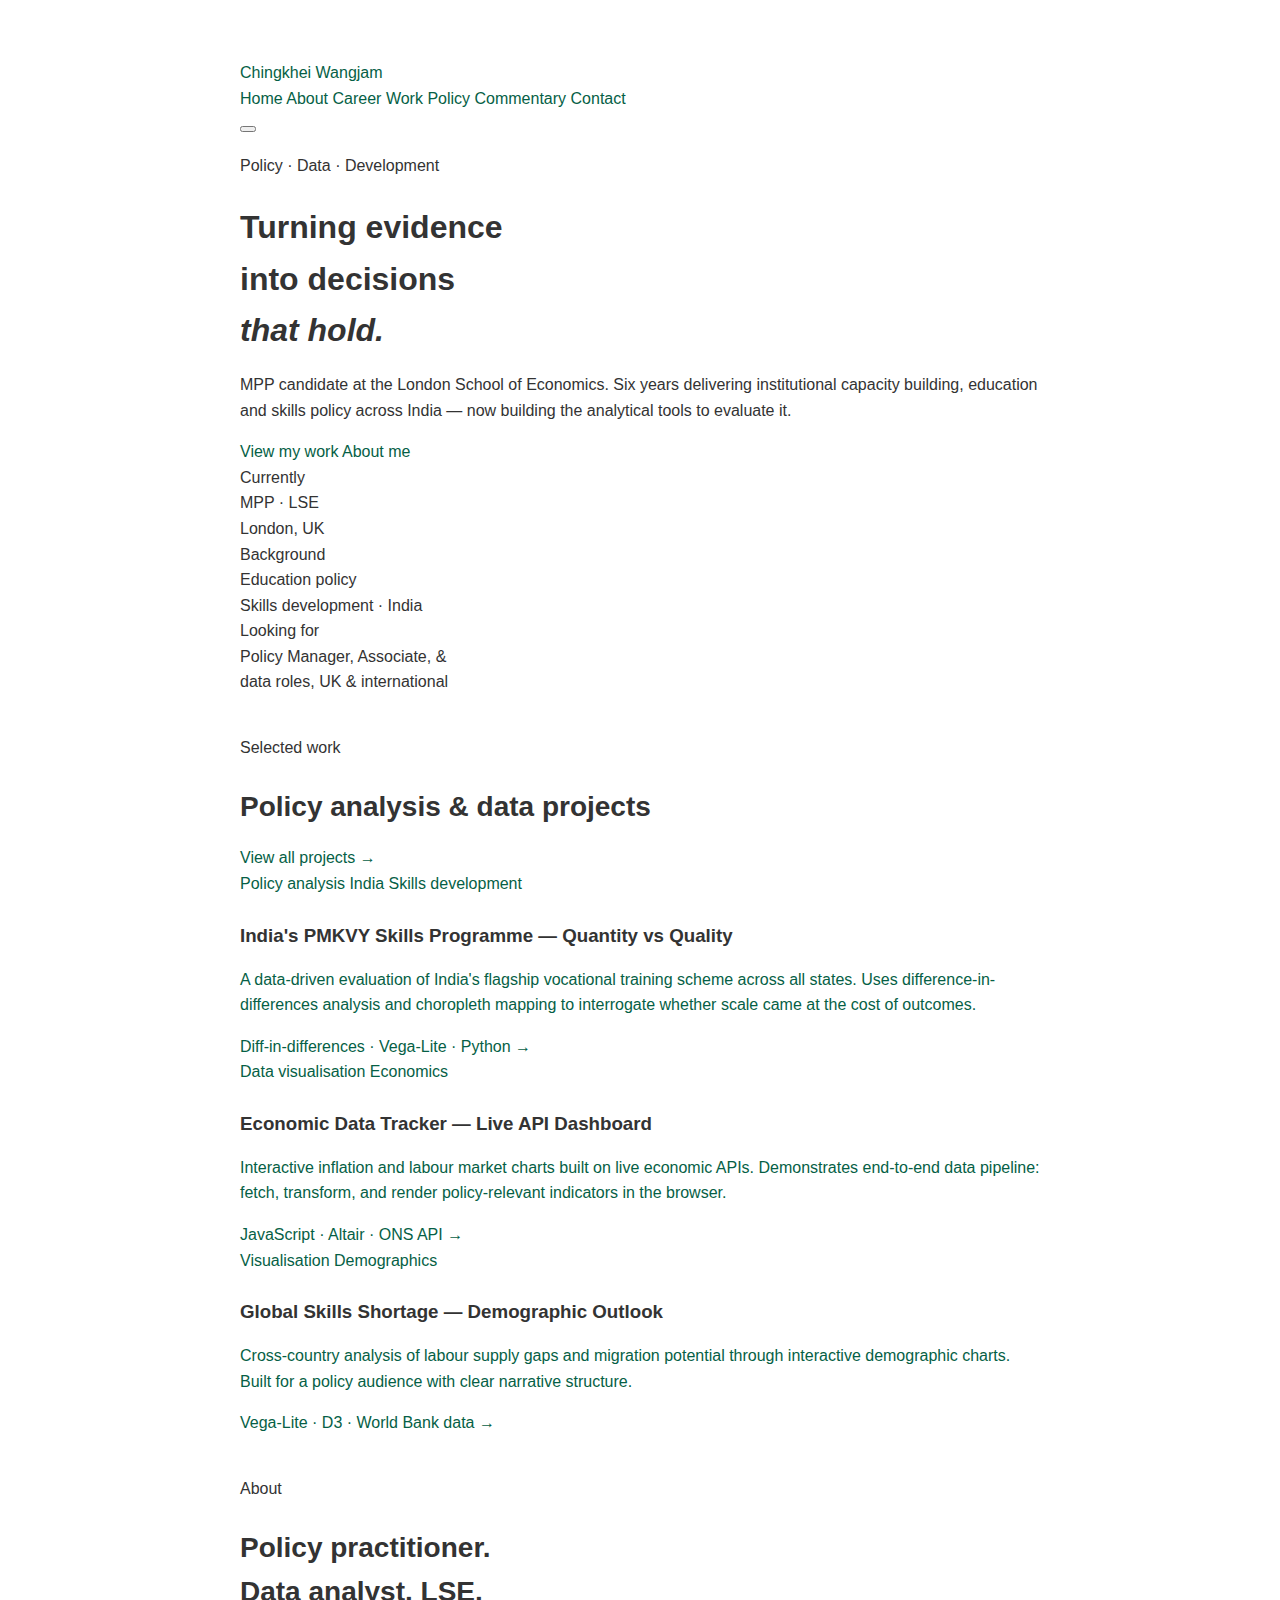
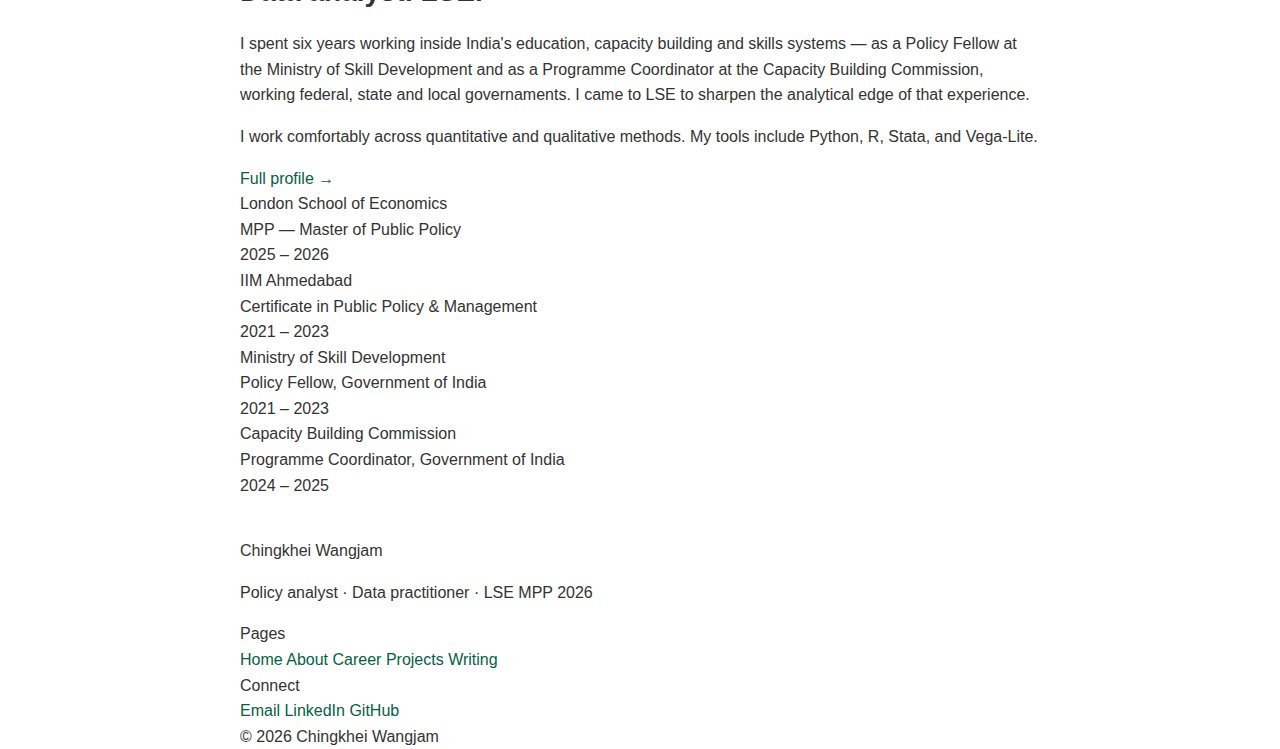
<file: index.html>
<!DOCTYPE html>
<html lang="en">
<head>
  <meta charset="utf-8">
  <meta name="viewport" content="width=device-width, initial-scale=1">
  <meta name="description" content="Chingkhei Wangjam — Policy and data practitioner, and MPP candidate at LSE. Writing and work at the intersection of evidence, policy, and development.">
  <meta name="author" content="Chingkhei Wangjam">
  <meta property="og:title" content="Chingkhei Wangjam">
  <meta property="og:description" content="Policy and data practitioner. MPP, LSE.">
  <meta property="og:type" content="website">
  <link rel="preconnect" href="https://fonts.googleapis.com">
  <link rel="preconnect" href="https://fonts.gstatic.com" crossorigin>
  <link href="https://fonts.googleapis.com/css2?family=Cormorant+Garamond:ital,wght@0,400;0,500;0,600;1,400;1,500&family=Inter:wght@300;400;500&display=swap" rel="stylesheet">
  <link rel="stylesheet" href="index.css">
  <title>Chingkhei Wangjam</title>
</head>
<body>

  <!-- ── Navigation bar ─────────────────────────────────────── -->
   
  <header class="topbar" id="top">
    <div class="topbar-inner">
      <div class="brand">
        <a href="index.html"><span class="brand-first">Chingkhei</span> Wangjam</a>
      </div>
      <nav class="nav" id="main-nav">
        <a href="index.html">Home</a>
        <a href="about.html">About</a>
        <a href="career.html">Career</a>
        <a href="#work">Work</a>
        <a href="writing.html">Policy Commentary</a>
        <a href="#contact">Contact</a>
      </nav>
      <button class="nav-toggle" id="nav-toggle" aria-label="Toggle menu" aria-expanded="false">
        <span></span><span></span><span></span>
      </button>
    </div>
  </header>

  <!-- ── Hero ─────────────────────────────────────── -->
  <main>
    <section class="hero" id="hero">
      <div class="container hero-inner">
        <div class="hero-text">
          <p class="hero-eyebrow">Policy · Data · Development</p>
          <h1 class="hero-headline">
            Turning evidence<br>
            into decisions<br>
            <em>that hold.</em>
          </h1>
          <p class="hero-sub">
            MPP candidate at the London School of Economics.
            Six years delivering institutional capacity building, education and skills policy across India —
            now building the analytical tools to evaluate it.
          </p>
          <div class="hero-actions">
            <a href="#work" class="btn btn-primary">View my work</a>
            <a href="about.html" class="btn btn-ghost">About me</a>
          </div>
        </div>
        <aside class="hero-aside">
          <div class="hero-card">
            <div class="hero-card-label">Currently</div>
            <div class="hero-card-value">MPP · LSE<br><span>London, UK</span></div>
          </div>
          <div class="hero-card">
            <div class="hero-card-label">Background</div>
            <div class="hero-card-value">Education policy<br><span>Skills development · India</span></div>
          </div>
          <div class="hero-card">
            <div class="hero-card-label">Looking for</div>
            <div class="hero-card-value">Policy Manager, Associate, &<br><span>data roles, UK &amp; international</span></div>
          </div>
        </aside>
      </div>
      <div class="hero-rule"></div>
    </section>

    <!-- ── Featured Work─────────────────────────── -->
    <section class="section" id="work">
      <div class="container">
        <div class="section-head">
          <p class="section-label">Selected work</p>
          <h2 class="section-title">Policy analysis &amp; data projects</h2>
          <a href="project.html" class="section-link">View all projects →</a>
        </div>

        <div class="work-grid">

          <a class="work-card work-card--featured" href="project.html">
            <div class="work-card-meta">
              <span class="work-tag">Policy analysis</span>
              <span class="work-tag">India</span>
              <span class="work-tag">Skills development</span>
            </div>
            <div class="work-card-body">
              <h3 class="work-card-title">India's PMKVY Skills Programme — Quantity vs Quality</h3>
              <p class="work-card-desc">
                A data-driven evaluation of India's flagship vocational training scheme across
                all states. Uses difference-in-differences analysis and choropleth mapping to
                interrogate whether scale came at the cost of outcomes.
              </p>
              <div class="work-card-footer">
                <span class="work-card-method">Diff-in-differences · Vega-Lite · Python</span>
                <span class="work-card-arrow">→</span>
              </div>
            </div>
          </a>

          <a class="work-card" href="portfolio/">
            <div class="work-card-meta">
              <span class="work-tag">Data visualisation</span>
              <span class="work-tag">Economics</span>
            </div>
            <h3 class="work-card-title">Economic Data Tracker — Live API Dashboard</h3>
            <p class="work-card-desc">
              Interactive inflation and labour market charts built on live economic APIs.
              Demonstrates end-to-end data pipeline: fetch, transform, and render
              policy-relevant indicators in the browser.
            </p>
            <div class="work-card-footer">
              <span class="work-card-method">JavaScript · Altair · ONS API</span>
              <span class="work-card-arrow">→</span>
            </div>
          </a>

          <a class="work-card" href="portfolio/">
            <div class="work-card-meta">
              <span class="work-tag">Visualisation</span>
              <span class="work-tag">Demographics</span>
            </div>
            <h3 class="work-card-title">Global Skills Shortage — Demographic Outlook</h3>
            <p class="work-card-desc">
              Cross-country analysis of labour supply gaps and migration potential through
              interactive demographic charts. Built for a policy audience with clear
              narrative structure.
            </p>
            <div class="work-card-footer">
              <span class="work-card-method">Vega-Lite · D3 · World Bank data</span>
              <span class="work-card-arrow">→</span>
            </div>
          </a>

        </div>
      </div>
    </section>

    <!-- ── AAbout Strip[ ───────────────────────────── -->
    <section class="section" id="about-strip">
      <div class="container about-strip-inner">
        <div class="about-strip-text">
          <p class="section-label">About</p>
          <h2 class="about-strip-headline">Policy practitioner.<br>Data analyst. LSE.</h2>
          <p class="about-strip-body">
            I spent six years working inside India's education, capacity building and skills systems —
            as a Policy Fellow at the Ministry of Skill Development and as a Programme
            Coordinator at the Capacity Building Commission, working federal, state and local governaments. I came to LSE to sharpen the analytical edge
            of that experience.
          </p>
          <p class="about-strip-body">
            I work comfortably across quantitative and qualitative methods. My tools
            include Python, R, Stata, and Vega-Lite. 
          </p>
          <a href="about.html" class="btn btn-outline">Full profile →</a>
        </div>
        <div class="about-strip-credentials">
          <div class="credential">
            <div class="credential-org">London School of Economics</div>
            <div class="credential-role">MPP — Master of Public Policy</div>
            <div class="credential-year">2025 – 2026</div>
          </div>
          <div class="credential-divider"></div>
          <div class="credential">
            <div class="credential-org">IIM Ahmedabad</div>
            <div class="credential-role">Certificate in Public Policy &amp; Management</div>
            <div class="credential-year">2021 – 2023</div>
          </div>
          <div class="credential-divider"></div>
          <div class="credential">
            <div class="credential-org">Ministry of Skill Development</div>
            <div class="credential-role">Policy Fellow, Government of India</div>
            <div class="credential-year">2021 – 2023</div>
          </div>
          <div class="credential-divider"></div>
          <div class="credential">
            <div class="credential-org">Capacity Building Commission</div>
            <div class="credential-role">Programme Coordinator, Government of India</div>
            <div class="credential-year">2024 – 2025</div>
          </div>
        </div>
      </div>
    </section>

  </main>

  <!-- ── Footer ────────────────────────────────────── -->
  <footer class="footer-bar" id="contact">
    <div class="footer-inner">
      <div class="footer-left">
        <div class="footer-brand">Chingkhei Wangjam</div>
        <p class="footer-tagline">Policy analyst · Data practitioner · LSE MPP 2026</p>
      </div>
      <div class="footer-links-block">
        <div class="footer-group">
          <div class="footer-group-label">Pages</div>
          <a class="footer-link" href="index.html">Home</a>
          <a class="footer-link" href="about.html">About</a>
          <a class="footer-link" href="career.html">Career</a>
          <a class="footer-link" href="project.html">Projects</a>
          <a class="footer-link" href="writing.html">Writing</a>
        </div>
        <div class="footer-group">
          <div class="footer-group-label">Connect</div>
          <a class="footer-link" href="mailto:c.wangjam@lse.ac.uk">Email</a>
          <a class="footer-link" href="https://www.linkedin.com/in/chingkhei-wangjam-4a6358166/" target="_blank" rel="noopener">LinkedIn</a>
          <a class="footer-link" href="https://github.com/CKayWangjam" target="_blank" rel="noopener">GitHub</a>
        </div>
      </div>
    </div>
    <div class="footer-base">
      <span>© 2026 Chingkhei Wangjam</span>
    </div>
  </footer>

  <script>
    const currentPage = window.location.pathname.split('/').pop() || 'index.html';
    document.querySelectorAll('.nav a').forEach(link => {
      const href = link.getAttribute('href');
      if (href === currentPage) link.classList.add('active');
    });

    const toggle = document.getElementById('nav-toggle');
    const nav = document.getElementById('main-nav');
    toggle.addEventListener('click', () => {
      const open = nav.classList.toggle('nav--open');
      toggle.classList.toggle('nav-toggle--open', open);
      toggle.setAttribute('aria-expanded', open);
    });
    nav.querySelectorAll('a').forEach(link => {
      link.addEventListener('click', () => {
        nav.classList.remove('nav--open');
        toggle.classList.remove('nav-toggle--open');
        toggle.setAttribute('aria-expanded', false);
      });
    });
  </script>

</body>
</html>
</file>
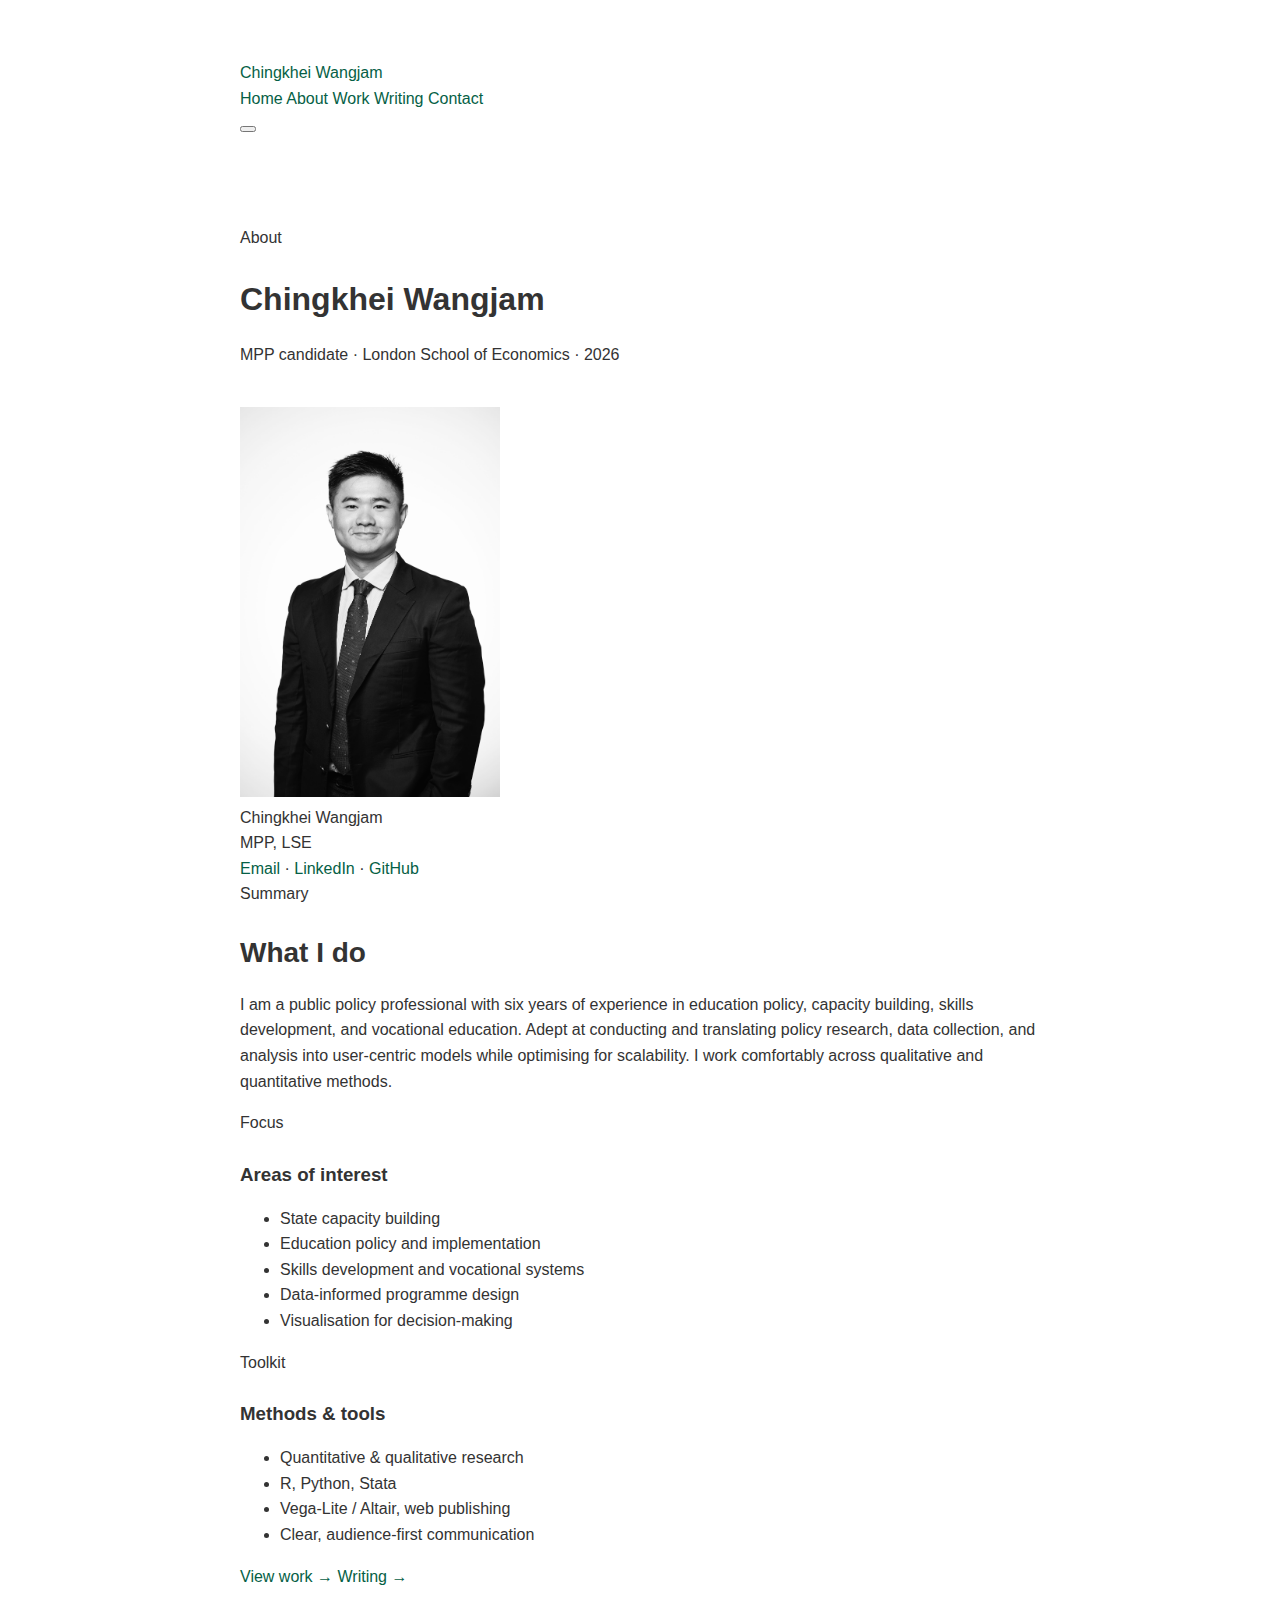
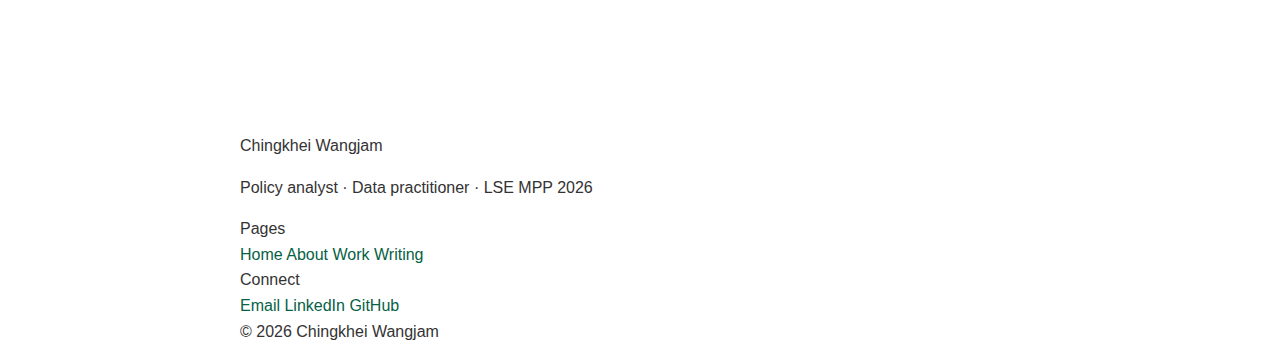
<file: about.html>
<!DOCTYPE html>
<html lang="en">
<head>
  <meta charset="utf-8">
  <meta name="viewport" content="width=device-width, initial-scale=1">
  <meta name="description" content="About Chingkhei Wangjam — policy analyst, data practitioner, and MPP candidate at LSE.">
  <meta name="author" content="Chingkhei Wangjam">
  <link rel="preconnect" href="https://fonts.googleapis.com">
  <link rel="preconnect" href="https://fonts.gstatic.com" crossorigin>
  <link href="https://fonts.googleapis.com/css2?family=Cormorant+Garamond:ital,wght@0,400;0,500;0,600;1,400;1,500&family=Inter:wght@300;400;500&display=swap" rel="stylesheet">
  <link rel="stylesheet" href="index.css">
  <title>About | Chingkhei Wangjam</title>
</head>
<body>

  <header class="topbar" id="top">
    <div class="topbar-inner">
      <div class="brand">
        <a href="index.html"><span class="brand-first">Chingkhei</span> Wangjam</a>
      </div>
      <nav class="nav" id="main-nav">
        <a href="index.html">Home</a>
        <a href="about.html">About</a>
        <a href="index.html#work">Work</a>
        <a href="writing.html">Writing</a>
        <a href="index.html#contact">Contact</a>
      </nav>
      <button class="nav-toggle" id="nav-toggle" aria-label="Toggle menu" aria-expanded="false">
        <span></span><span></span><span></span>
      </button>
    </div>
  </header>

  <main class="container" style="padding-top: 72px; padding-bottom: 104px;">

    <section class="about-page-hero">
      <p class="hero-eyebrow">About</p>
      <h1 class="about-page-headline">Chingkhei Wangjam</h1>
      <p class="about-page-role">MPP candidate · London School of Economics · 2026</p>
    </section>

    <div class="rule"></div>

    <section class="about-grid">

      <aside class="about-aside" style="max-width: 260px;">
        <div class="about-photo">
          <img src="profile.jpg" alt="Chingkhei Wangjam">
        </div>
        <div class="about-facts">
          <div class="about-name">Chingkhei Wangjam</div>
          <div class="about-role">MPP, LSE</div>
          <div class="about-links">
            <a class="about-link" href="mailto:c.wangjam@lse.ac.uk">Email</a>
            <span class="about-sep">·</span>
            <a class="about-link" href="https://www.linkedin.com/in/chingkhei-wangjam-4a6358166/" target="_blank" rel="noopener">LinkedIn</a>
            <span class="about-sep">·</span>
            <a class="about-link" href="https://github.com/CKayWangjam" target="_blank" rel="noopener">GitHub</a>
          </div>
        </div>
      </aside>

      <article class="about-body">
        <div class="section-label">Summary</div>
        <h2 class="about-heading">What I do</h2>
        <p class="about-paragraph">
          I am a public policy professional with six years of experience in education
          policy, capacity building, skills development, and vocational education.
          Adept at conducting and translating policy research, data collection, and
          analysis into user-centric models while optimising for scalability.
          I work comfortably across qualitative and quantitative methods.
        </p>

        <div class="about-split">
          <div class="about-block">
            <div class="section-label">Focus</div>
            <h3 class="about-subheading">Areas of interest</h3>
            <ul class="about-list">
              <li>State capacity building</li>
              <li>Education policy and implementation</li>
              <li>Skills development and vocational systems</li>
              <li>Data-informed programme design</li>
              <li>Visualisation for decision-making</li>
            </ul>
          </div>
          <div class="about-block">
            <div class="section-label">Toolkit</div>
            <h3 class="about-subheading">Methods &amp; tools</h3>
            <ul class="about-list">
              <li>Quantitative &amp; qualitative research</li>
              <li>R, Python, Stata</li>
              <li>Vega-Lite / Altair, web publishing</li>
              <li>Clear, audience-first communication</li>
            </ul>
          </div>
        </div>

        <div class="about-cta">
          <a class="about-button" href="index.html#work">View work →</a>
          <a class="about-button secondary" href="writing.html">Writing →</a>
        </div>
      </article>

    </section>
  </main>

  <footer class="footer-bar" id="contact">
    <div class="footer-inner">
      <div class="footer-left">
        <div class="footer-brand">Chingkhei Wangjam</div>
        <p class="footer-tagline">Policy analyst · Data practitioner · LSE MPP 2026</p>
      </div>
      <div class="footer-links-block">
        <div class="footer-group">
          <div class="footer-group-label">Pages</div>
          <a class="footer-link" href="index.html">Home</a>
          <a class="footer-link" href="about.html">About</a>
          <a class="footer-link" href="index.html#work">Work</a>
          <a class="footer-link" href="writing.html">Writing</a>
        </div>
        <div class="footer-group">
          <div class="footer-group-label">Connect</div>
          <a class="footer-link" href="mailto:c.wangjam@lse.ac.uk">Email</a>
          <a class="footer-link" href="https://www.linkedin.com/in/chingkhei-wangjam-4a6358166/" target="_blank" rel="noopener">LinkedIn</a>
          <a class="footer-link" href="https://github.com/CKayWangjam" target="_blank" rel="noopener">GitHub</a>
        </div>
      </div>
    </div>
    <div class="footer-base">
      <span>© 2026 Chingkhei Wangjam</span>
    </div>
  </footer>

  <script>
    // Active nav — marks About as active on this page
    document.querySelectorAll('.nav a').forEach(link => {
      if (link.getAttribute('href') === 'about.html') {
        link.classList.add('active');
      }
    });

    // Mobile hamburger
    const toggle = document.getElementById('nav-toggle');
    const nav = document.getElementById('main-nav');
    toggle.addEventListener('click', () => {
      const open = nav.classList.toggle('nav--open');
      toggle.classList.toggle('nav-toggle--open', open);
      toggle.setAttribute('aria-expanded', open);
    });
    nav.querySelectorAll('a').forEach(link => {
      link.addEventListener('click', () => {
        nav.classList.remove('nav--open');
        toggle.classList.remove('nav-toggle--open');
        toggle.setAttribute('aria-expanded', false);
      });
    });
  </script>

</body>
</html>
</file>
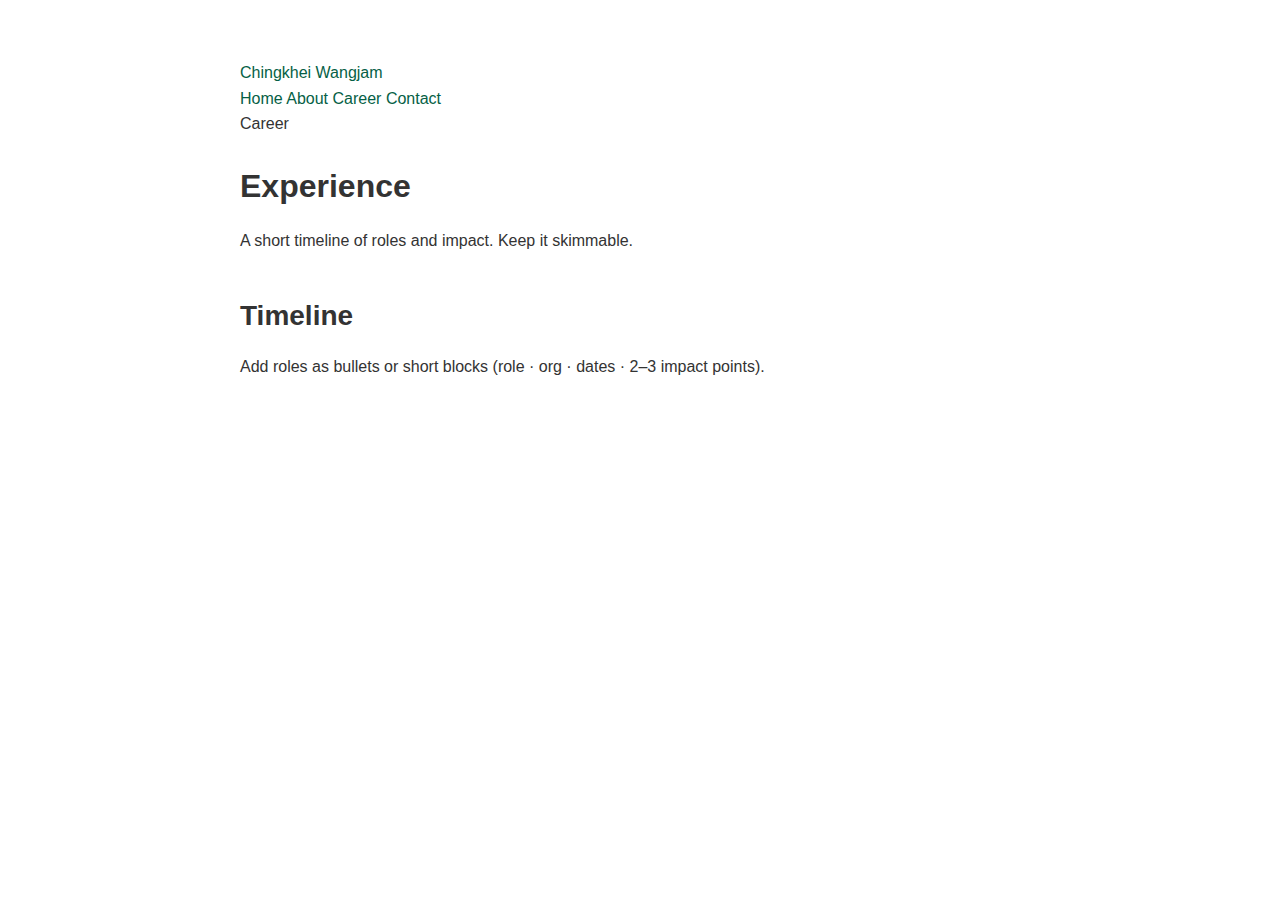
<file: career.html>
<!DOCTYPE html>
<html lang="en">
<head>
  <meta charset="utf-8"/>
  <meta name="viewport" content="width=device-width, initial-scale=1"/>

  <link rel="preconnect" href="https://fonts.googleapis.com">
  <link rel="preconnect" href="https://fonts.gstatic.com" crossorigin>
  <link href="https://fonts.googleapis.com/css2?family=Inter:wght@300;400;500;600&family=Playfair+Display:wght@400;500;600&display=swap" rel="stylesheet">

  <title>Career | Chingkhei Wangjam</title>
  <link rel="stylesheet" href="index.css?v=20">
</head>

<body class="project-page">
  <header class="topbar">
    <div class="topbar-inner">
      <div class="brand"><a href="index.html#top">Chingkhei Wangjam</a></div>
      <nav class="nav">
        <a href="index.html#top">Home</a>
        <a href="about.html">About</a>
        <a href="career.html" class="active">Career</a>
        <a href="index.html#contact">Contact</a>
      </nav>
    </div>
  </header>

  <main class="container">
    <section class="hero">
      <div class="meta">Career</div>
      <h1>Experience</h1>
      <p>A short timeline of roles and impact. Keep it skimmable.</p>
    </section>

    <div class="rule"></div>

    <section class="section">
      <h2>Timeline</h2>
      <p>Add roles as bullets or short blocks (role · org · dates · 2–3 impact points).</p>
    </section>
  </main>
</body>
</html>
</file>
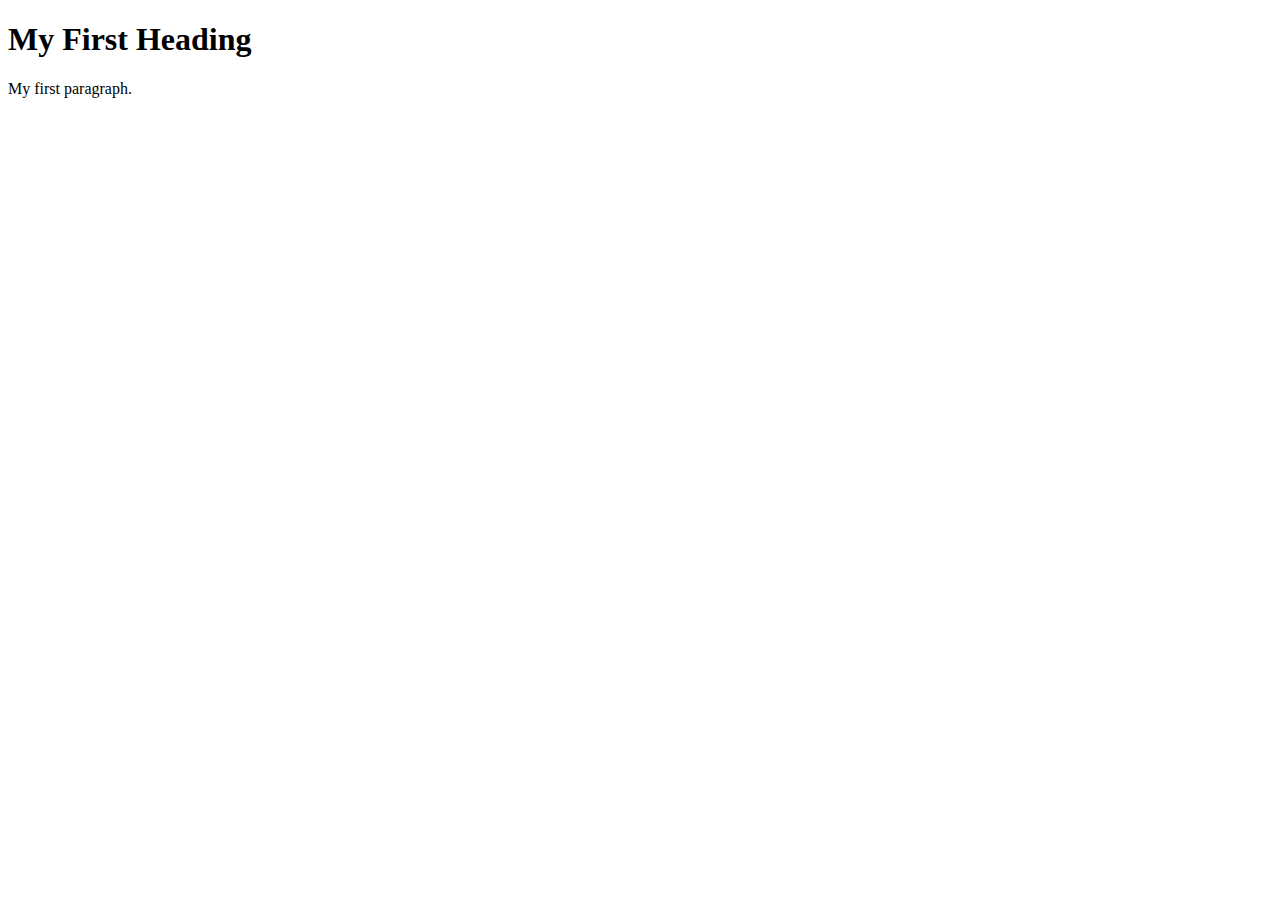
<file: Example1.html>
<!DOCTYPE html>
<html>

<!-- Richard Davies, Data Science -->

<!-- Commenting you code is vital, vital, vital -->
<!-- This is how you add comments to HTML -->

<!-- You can also include
multi - line comments
if you find that useful -->

<!-- To comment something out, use the short-cut CTRL & the "/" key (command + "/" on Mac)-->

<!-- HTML files have two fundamental parts. (1) The head, (2) The body -->

<!-- The head contains things that you do not see on the page -->

<head>
    <title>Page Title</title>
</head>

<!-- The body contains thigs you see -->
<!-- Most elements both open and close, with the content in the middle -->
<!-- Indenting is optional, but helps with readability -->
<body>
    <h1>My First Heading</h1>
    <p>My first paragraph.</p>
</body>
</html>
</file>
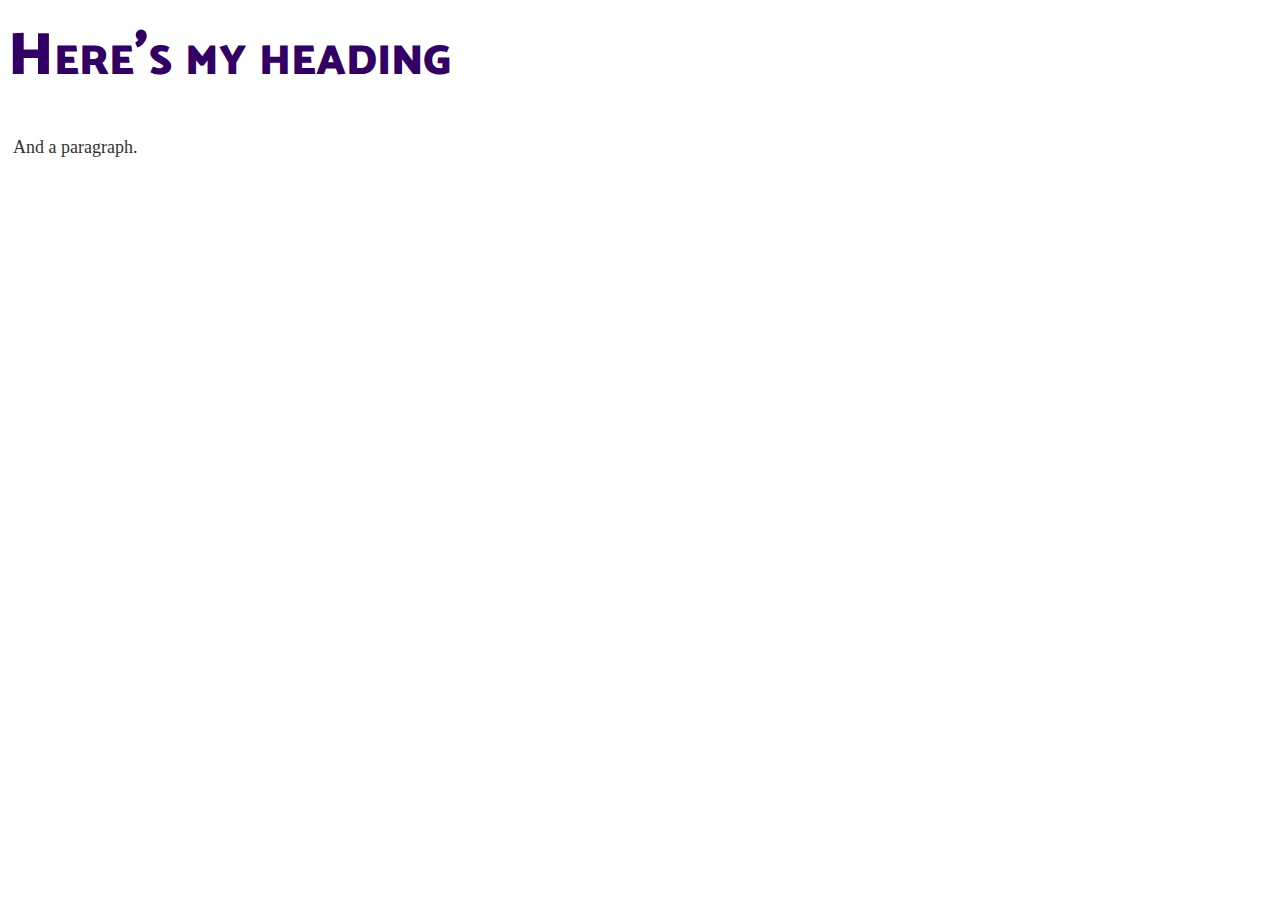
<file: Example2.html>
<!DOCTYPE html>

<!-- Richard Davies, Data Science -->

<html>

<head>
    <title>Richard's Second Example</title>

<!-- Link to my CSS file -->
<!-- The link needs to point to the CSS file, so it needs to be in the right place -->
    <link rel="stylesheet" href="Example2.css">
</head>


<body>

<h1>Here's my heading</h1>
<p>And a paragraph.</p>

</body>
</html>
</file>
<file: index.css>
/* This is an example CSS file. If you include it in your portfolio, it'll provide some clean and basic styling */
/* for your page. Feel free to experiment with the values, or copy them into a new file and use that instead. */

/* These are comments in CSS. Comments don't do anything except explain your working to make code easier to understand. */


body { /* We can style any HTML element by using its name - here we're styling the body */
  /* We want text that uses a clean sans-serif font, is usually 16px big and close to black */
  font-family: 'Helvetica Neue', Helvetica, Arial, sans-serif;
  font-size: 16px;
  color: #333;
  line-height: 1.6;
  /* we want a white page, that's centered and not too wide */
  background-color: #fff;
  margin:0 auto;
  max-width: 800px;
  padding-top: 60px;
}


/* Headings */
h1, h2, h3, h4, h5, h6 {
  color: #333;
  margin-top: 24px;
  margin-bottom: 16px;
  font-weight: 600;
}

/* We want the headings to be a little bigger than the paragraph text */
.big { /* This is the class we created in the HTML file, you can use it to style any element */
  font-size: 2.5em;
}

h2 {
  font-size: 1.75em;
}

.small {
  font-size: 1.25em;
}

/* Paragraph */
p {
  margin-bottom: 1em;
  font-weight: 300;
}

section {
  margin-bottom: 2.5em;  /* We want a little more space between sections */
}

/* Links */
/* We want the links to be a little more visible  and a different color */
a {
  color: #065f46;
  text-decoration: none;
}

a:hover {
  text-decoration: underline;
}
  
/* Images */
img {
  max-width: 100%;
  height: auto;
}
</file>
<file: Example2.css>
/* Richard Davies */
/* Data Science */

/* This is a comment in CSS */

/* This is a 
multi line comment */

/* CSS files can be used to access e.g. fonts */
@import url('https://fonts.googleapis.com/css2?family=Catamaran:wght@900&display=swap');


/* Format my paragraph */
p {
	font-size: 18px;
	margin: 5px 5px;
	line-height: 22.4px;
	color: #323232;
}

/* Format my heading */
h1 {
	font-family: "Catamaran";
	font-variant: small-caps;
	font-size: 60px;
	color: #320064;
	font-weight: 900;
	margin: 0px 0px 30px 0px;
}
</file>
